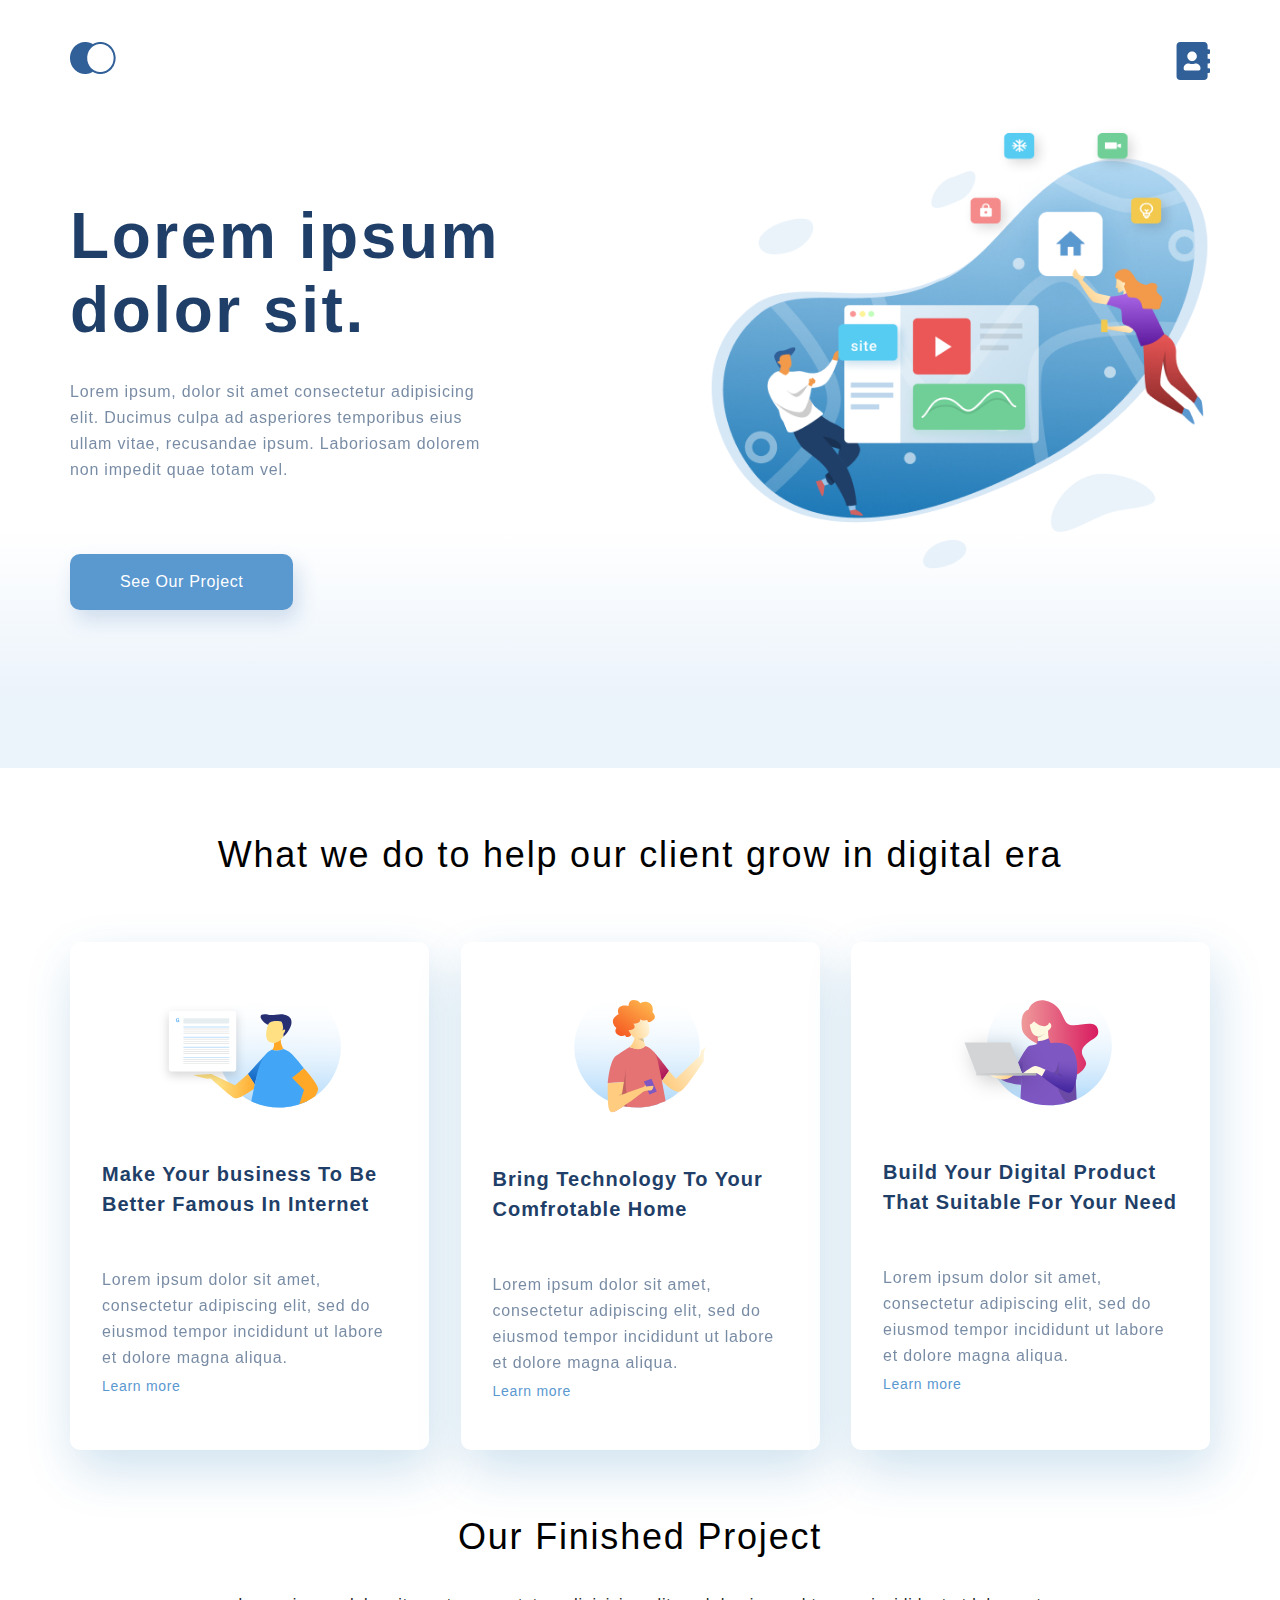
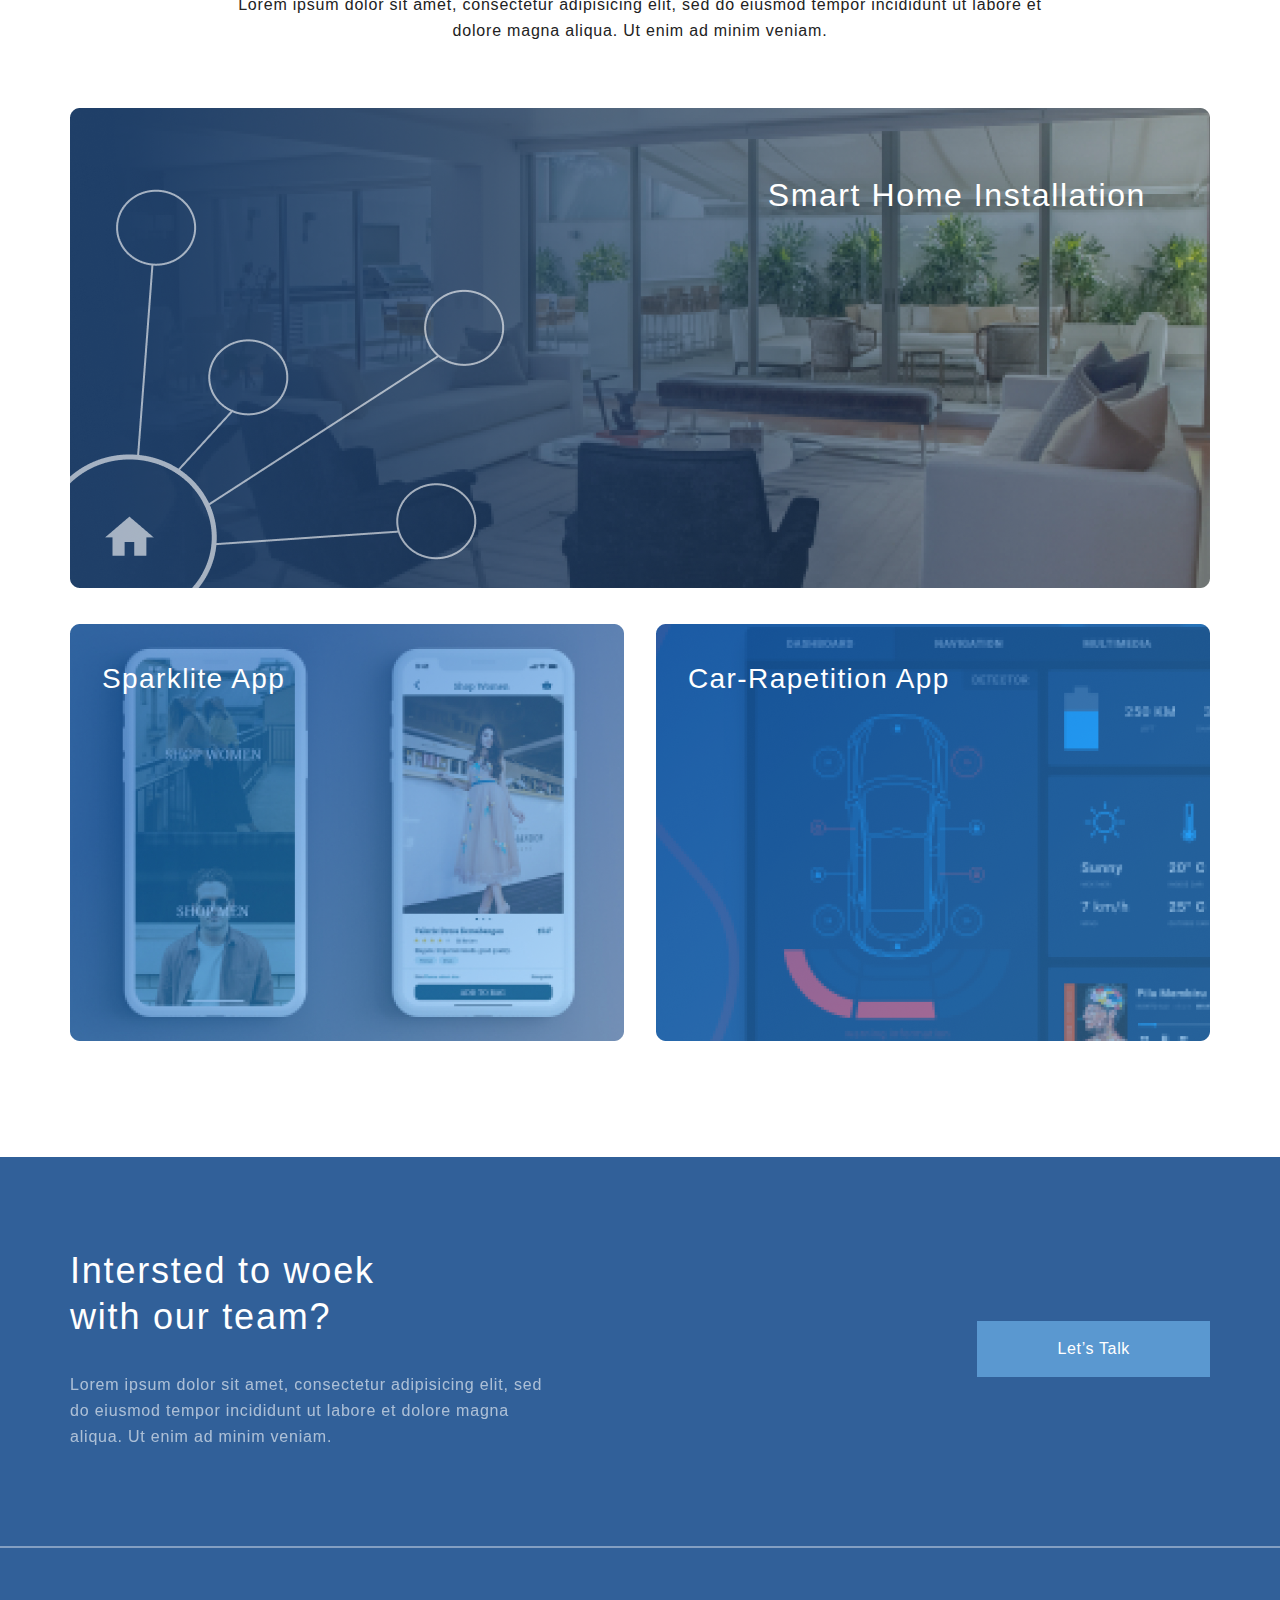
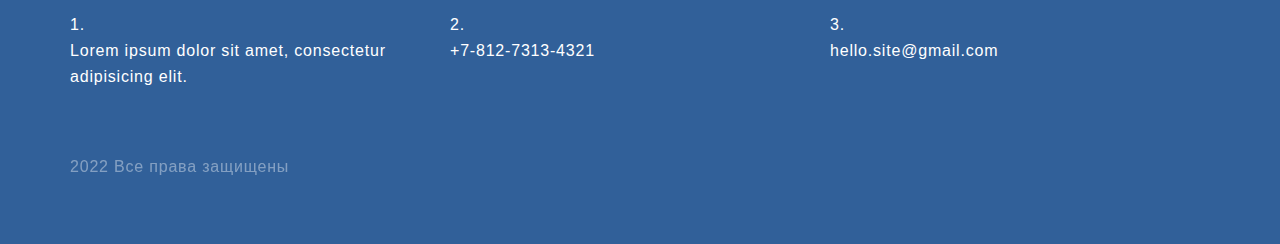
<file: index.html>
<!DOCTYPE html>
<html lang="en">

<head>
    <meta charset="UTF-8">
    <meta http-equiv="X-UA-Compatible" content="IE=edge">
    <meta name="viewport" content="width=device-width, initial-scale=1.0">
    <title>Document</title>
    <link rel="stylesheet" href="style.css">
</head>

<body>
    <div class="top">
        <div class="container top__box">
            <ul class="header">
                <li><a href="index.html"><img src="img/logo.png" alt="logo"></a></li>
                <li><a href="contacts.html"><img src="img/contact.svg" alt="contacts"></a></li>
            </ul>
            <div class="top__info">
                <h1 class="top__heading">Lorem ipsum dolor sit.</h1>
                <p class="text top__text">Lorem ipsum, dolor sit amet consectetur adipisicing elit. Ducimus culpa ad
                    asperiores temporibus eius ullam vitae, recusandae ipsum. Laboriosam dolorem non impedit quae totam
                    vel.</p>
                <a href="#" class="top__button">See Our Project</a>

            </div>

        </div>

    </div>
    <div class="what-we-do container">
        <h3 class="heading">What we do to help our client grow in digital era</h3>
        <div class="card-box">
            <div class="card">
                <img class="card__img" src="img/card-1.svg" alt="card 1">
                <h4 class="heading-mini">Make Your business To Be
                    Better Famous In Internet</h4>
                <p class="text">Lorem ipsum dolor sit amet, consectetur adipiscing elit, sed do eiusmod tempor
                    incididunt ut labore et dolore magna aliqua.</p>
                <a class="card__link" href="#">Learn more</a>
            </div>
            <div class="card">
                <img class="card__img" src="img/card-2.svg" alt="card 2">
                <h4 class="heading-mini">Bring Technology To Your
                    Comfrotable Home</h4>
                <p class="text">Lorem ipsum dolor sit amet, consectetur adipiscing elit, sed do eiusmod tempor
                    incididunt ut labore et dolore magna aliqua.</p>
                <a class="card__link" href="#">Learn more</a>
            </div>
            <div class="card">
                <img class="card__img" src="img/card-3.svg" alt="card 3">
                <h4 class="heading-mini">Build Your Digital Product
                    That Suitable For Your Need</h4>
                <p class="text">Lorem ipsum dolor sit amet, consectetur adipiscing elit, sed do eiusmod tempor
                    incididunt ut labore et dolore magna aliqua.</p>
                <a class="card__link" href="#">Learn more</a>
            </div>
        </div>
    </div>
    <div class="project container">
        <h3 class="heading">Our Finished Project</h3>
        <p class="text text_project">Lorem ipsum dolor sit amet, consectetur adipisicing elit, sed do eiusmod tempor
            incididunt ut
            labore et dolore magna aliqua. Ut enim ad minim veniam.</p>
        <div class="project__item">
            <img class="project__img" src="img/project-1.png" alt="photo 1">
            <p class="project__text">Smart Home Installation</p>
        </div>
        <div class="project__parent">
            <div class="project__item project__item_mrg">
                <img class="project__img" src="img/project-2.png" alt="photo 2">
                <p class="project__text2">Sparklite App</p>
            </div>
            <div class="project__item">
                <img class="project__img" src="img/project-3.png" alt="photo 3">
                <p class="project__text3">Car-Rapetition App</p>
            </div>
        </div>
    </div>
    <div class="footer">
        <div class="container">
            <div class="footer__top">
                <div class="footer__text">
                    <h3 class="heading footer__heading">Intersted to woek
                        with our team?</h3>
                    <p class="text text__footer">Lorem ipsum dolor sit amet, consectetur adipisicing elit, sed do
                        eiusmod tempor incididunt ut labore et dolore magna aliqua. Ut enim ad minim veniam.
                    </p>
                </div>
                <a href="#" class="footer__button">Let’s Talk</a>
            </div>
        </div>

        <hr class="hr">

        <div class="container">
            <div class="footer__bottom">
                <ol class="footer__info">
                    <li class="footer__list">Lorem ipsum dolor sit amet, consectetur adipisicing elit.</li>
                    <li class="footer__list">+7-812-7313-4321</li>
                    <li class="footer__list">hello.site@gmail.com</li>
                </ol>
                <div class="footer__copy">
                    <p class="footer__copy-text">2022 Все права защищены</p>

                </div>

            </div>
        </div>

    </div>
</body>

</html>
</file>
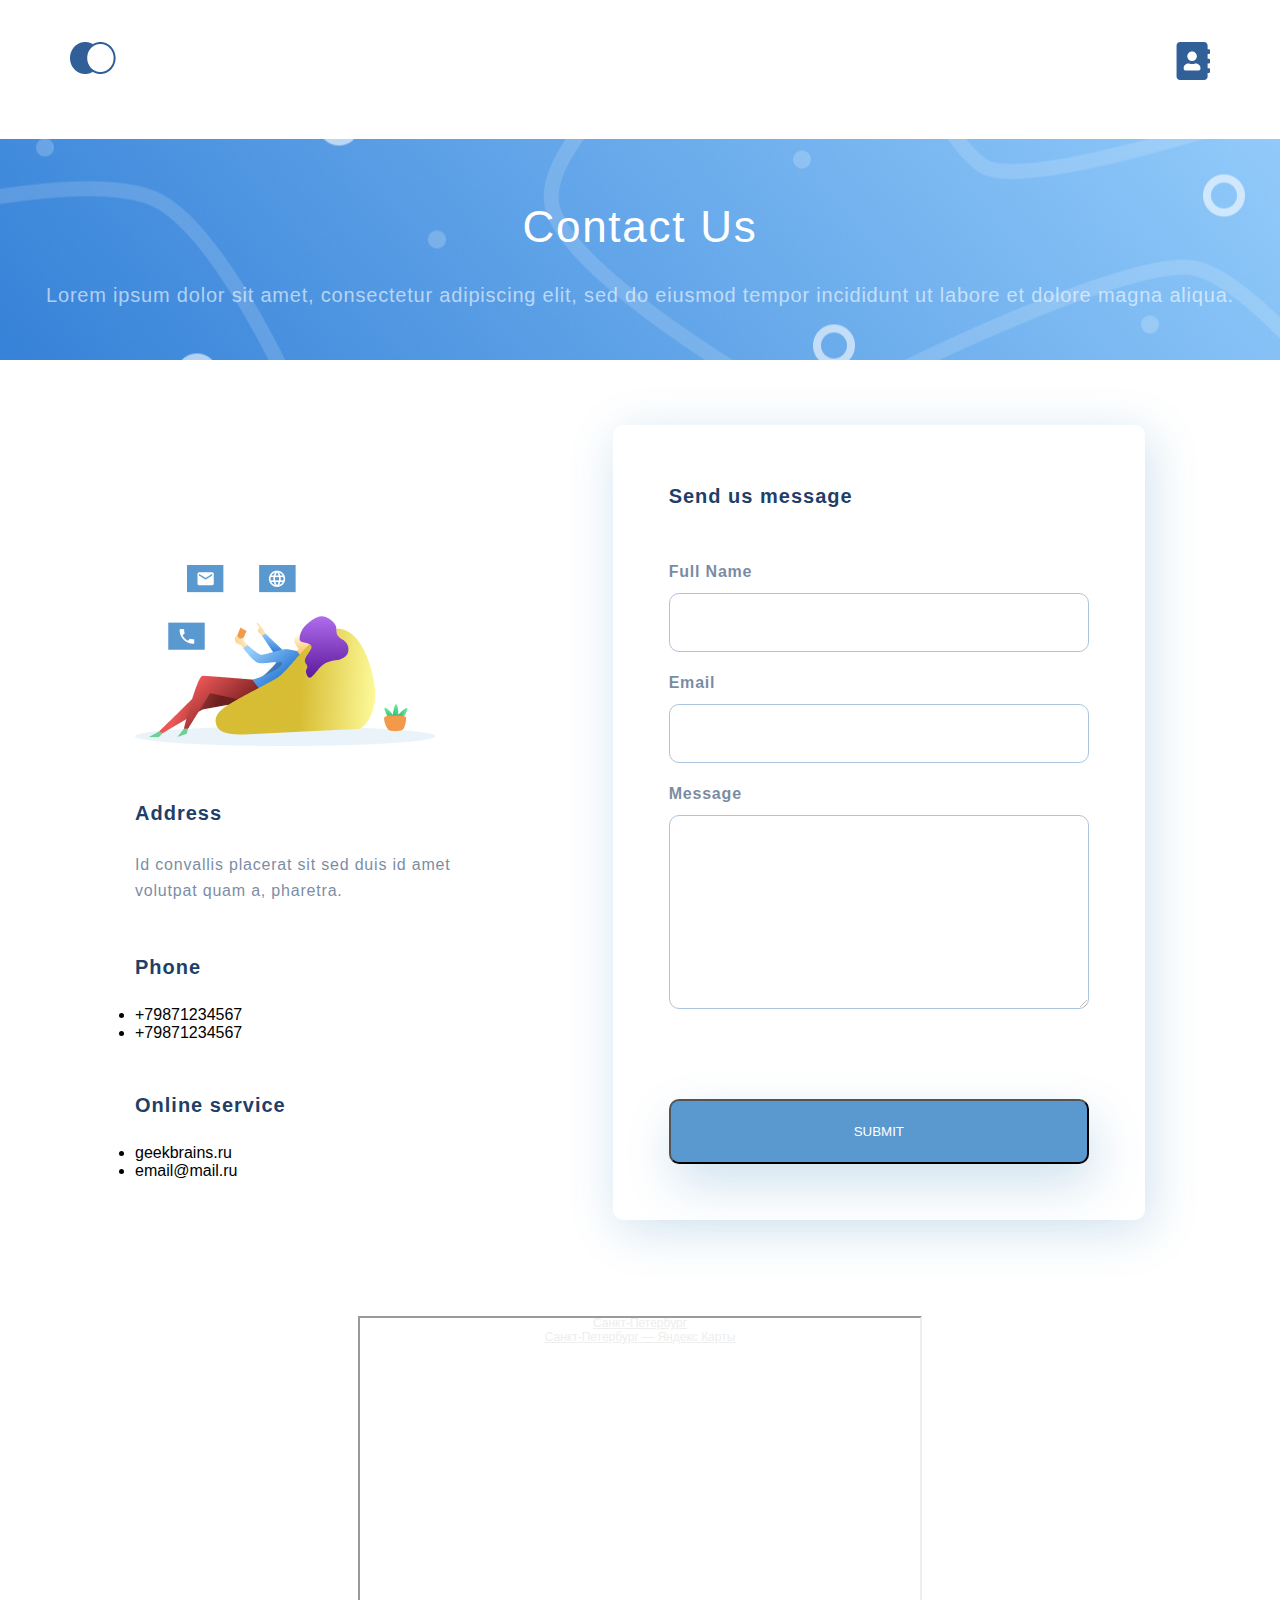
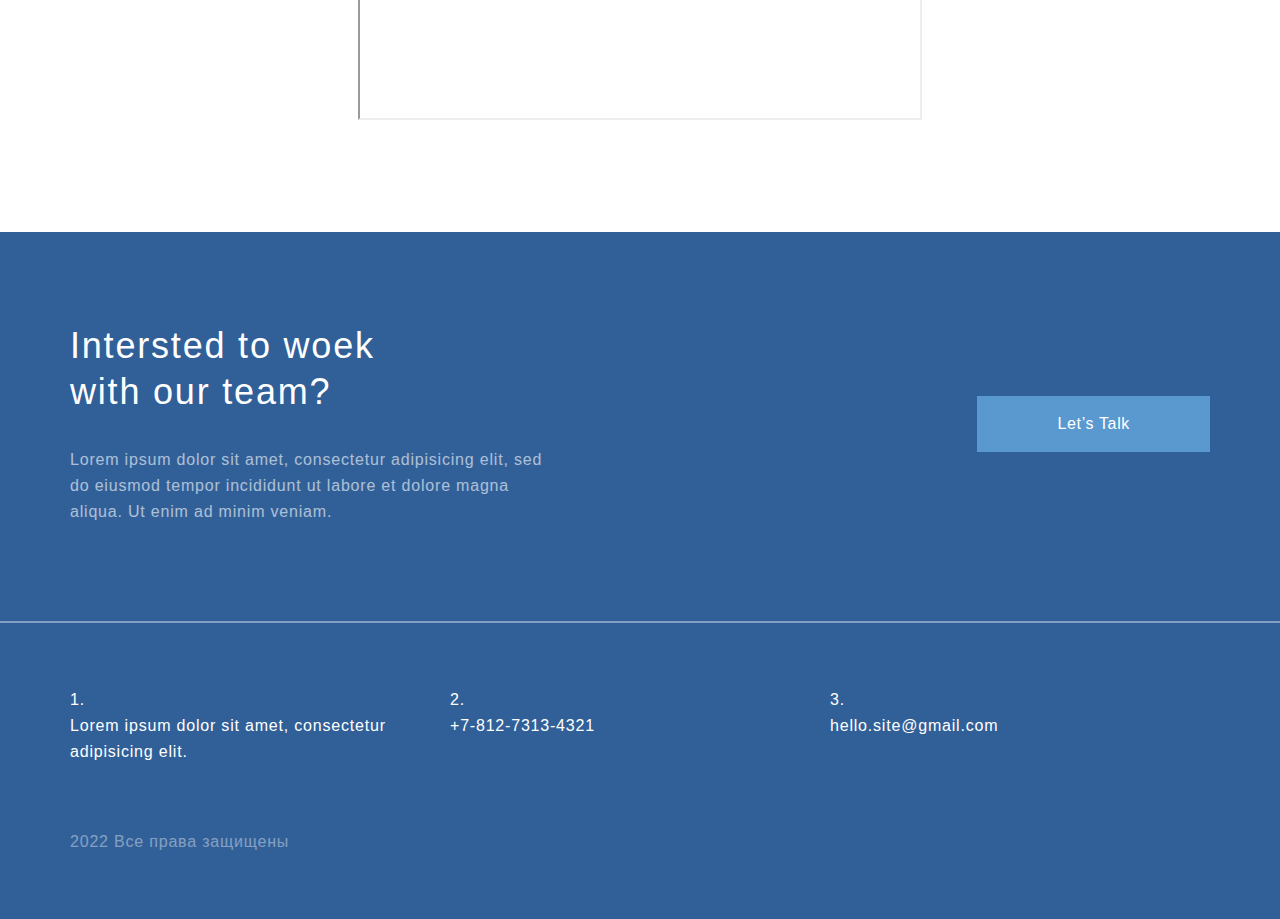
<file: contacts.html>
<!DOCTYPE html>
<html lang="en">

<head>
    <meta charset="UTF-8">
    <meta http-equiv="X-UA-Compatible" content="IE=edge">
    <meta name="viewport" content="width=device-width, initial-scale=1.0">
    <title>Document</title>
    <link rel="stylesheet" href="style.css">
</head>

<body>
    <div class="top__cont">
        <div class="container top__box">
            <ul class="header">
                <li><a href="index.html"><img src="img/logo.png" alt="logo"></a></li>
                <li><a href="contacts.html"><img src="img/contact.svg" alt="contacts"></a></li>
            </ul>

        </div>
        <div class="contacts-header">
            <h2 class="heading-contacts">Contact Us</h2>
            <p class="text hct">Lorem ipsum dolor sit amet, consectetur adipiscing elit, sed do eiusmod tempor
                incididunt ut
                labore et dolore magna aliqua. </p>
        </div>
        <div class="container middle">

            <div class="contacts-info">
                <img class="img__ctc" src="img/contacts.png" alt="contacts photo">
                <h4 class="heading-mini heading-mini_ctc">Address</h4>
                <p class="text">Id convallis placerat sit sed duis id amet volutpat quam a, pharetra.</p>
                <h4 class="heading-mini heading-mini_ctc">Phone</h4>
                <ul>
                    <li>+79871234567</li>
                    <li>+79871234567</li>
                </ul>
                <h4 class="heading-mini heading-mini_ctc">Online service</h4>
                <ul>
                    <li>geekbrains.ru</li>
                    <li>email@mail.ru</li>
                </ul>

            </div>
            <form action="#">
                <div class="form">
                    <h4 class="heading-mini">Send us message</h4>
                    <h5 class="text"> Full Name</h5> <input class="input-text" type="text"><br>
                    <h5 class="text"> Email </h5> <input class="input-text" type="email"> <br>
                    <h5 class="text">Message</h5>
                    <textarea class="input-text" cols="30" rows="10"></textarea> <br>
                    <button class="button-submit" type="submit">SUBMIT</button>
                </div>
            </form>

        </div>
        <div class="map"><a href="https://yandex.ru/maps/2/saint-petersburg/?utm_medium=mapframe&utm_source=maps"
                style="color:#eee;font-size:12px;position:absolute;top:0px;">Санкт‑Петербург</a><a
                href="https://yandex.ru/maps/2/saint-petersburg/?ll=30.355744%2C60.048957&utm_medium=mapframe&utm_source=maps&z=12.4"
                style="color:#eee;font-size:12px;position:absolute;top:14px;">Санкт‑Петербург — Яндекс Карты</a><iframe
                src="https://yandex.ru/map-widget/v1/-/CCUFBWgL0B" frameborder="1" allowfullscreen="true" width="560"
                height="400" style="position:relative;"></iframe></div>

    </div>

    <div class="footer">
        <div class="container">
            <div class="footer__top">
                <div class="footer__text">
                    <h3 class="heading footer__heading">Intersted to woek
                        with our team?</h3>
                    <p class="text text__footer">Lorem ipsum dolor sit amet, consectetur adipisicing elit, sed do
                        eiusmod tempor incididunt ut labore et dolore magna aliqua. Ut enim ad minim veniam.
                    </p>
                </div>
                <a href="#" class="footer__button">Let’s Talk</a>
            </div>
        </div>

        <hr class="hr">

        <div class="container">
            <div class="footer__bottom">
                <ol class="footer__info">
                    <li class="footer__list">Lorem ipsum dolor sit amet, consectetur adipisicing elit.</li>
                    <li class="footer__list">+7-812-7313-4321</li>
                    <li class="footer__list">hello.site@gmail.com</li>
                </ol>
                <div class="footer__copy">
                    <p class="footer__copy-text">2022 Все права защищены</p>

                </div>

            </div>
        </div>

    </div>
</body>

</html>
</file>
<file: style.css>
* {
  margin: 0;
  padding: 0;
}

body {
  font-family: sans-serif;
}

.container {
  max-width: 1140px;
  margin: 0 auto;
}

.top {
  min-height: 768px;
  background: -webkit-gradient(linear, left bottom, left top, color-stop(8.84%, #EBF3FB), color-stop(31.12%, rgba(152, 195, 232, 0)));
  background: linear-gradient(0deg, #EBF3FB 8.84%, rgba(152, 195, 232, 0) 31.12%);
}

.header {
  display: -webkit-box;
  display: -ms-flexbox;
  display: flex;
  -webkit-box-pack: justify;
  -ms-flex-pack: justify;
  justify-content: space-between;
  list-style-type: none;
  padding-top: 42px;
}

.top__box {
  display: -webkit-box;
  display: -ms-flexbox;
  display: flex;
  -webkit-box-orient: vertical;
  -webkit-box-direction: normal;
  -ms-flex-direction: column;
  flex-direction: column;
  height: 100%;
}

.top__info {
  padding-top: 115px;
  -webkit-box-flex: 1;
  -ms-flex-positive: 1;
  flex-grow: 1;
  background-image: url(img/top__back.png);
  background-repeat: no-repeat;
  background-position: right center;
  background-size: 44%;
}

.top__button {
  font-size: 16px;
  line-height: 26px;
  text-align: center;
  letter-spacing: 0.04em;
  color: #FFFFFF;
  background: #5A98D0;
  -webkit-box-shadow: 5px 10px 20px rgba(53, 110, 173, 0.2);
  box-shadow: 5px 10px 20px rgba(53, 110, 173, 0.2);
  border-radius: 10px;
  padding: 15px 50px;
  text-decoration: none;
  display: inline-block;
  margin-top: 71px;
}

.top__heading {
  width: 510px;
  font-size: 64px;
  color: #1f3f68;
  font-size: 64px;
  line-height: 74px;
  letter-spacing: 0.04em;
  margin-bottom: 32px;
}

.top__text {
  width: 425px;
}

.heading-contacts {
  font-weight: 500;
  font-size: 44px;
  text-align: center;
}

.what-we-do {
  padding-top: 64px;
}

.heading {
  font-size: 36px;
  text-align: center;
  font-weight: 300;
  line-height: 46px;
  letter-spacing: 0.05em;
}

.heading-mini {
  font-size: 20px;
  line-height: 30px;
  color: #1f3f68;
  letter-spacing: 0.05em;
  margin-bottom: 14px;
}

.text {
  font-size: 16px;
  line-height: 26px;
  color: #1f3f68;
  letter-spacing: 0.05em;
  opacity: 0.6;
}

.text_project {
  width: 75%;
  margin: 32px auto 64px;
  color: #222222;
  opacity: 1;
  text-align: center;
}

.card-box {
  display: -webkit-box;
  display: -ms-flexbox;
  display: flex;
  -webkit-box-pack: justify;
  -ms-flex-pack: justify;
  justify-content: space-between;
  padding-top: 64px;
  padding-bottom: 64px;
}

.card {
  width: 359px;
  padding: 44px 32px;
  -webkit-box-sizing: border-box;
  box-sizing: border-box;
  -webkit-box-shadow: 5px 20px 50px rgba(16, 112, 177, 0.2);
  box-shadow: 5px 20px 50px rgba(16, 112, 177, 0.2);
  border-radius: 10px;
  background-color: #FFFFFF;
  display: -webkit-box;
  display: -ms-flexbox;
  display: flex;
  -webkit-box-orient: vertical;
  -webkit-box-direction: normal;
  -ms-flex-direction: column;
  flex-direction: column;
}

.card__img {
  -ms-flex-item-align: center;
  -ms-grid-row-align: center;
  align-self: center;
  margin-bottom: 51px;
}

.card__link {
  font-size: 14px;
  line-height: 30px;
  letter-spacing: 0.05em;
  color: #5A98D0;
  text-decoration: none;
}

.main {
  display: -webkit-box;
  display: -ms-flexbox;
  display: flex;
}

.project__img {
  width: 100%;
}

.project__item {
  position: relative;
  -webkit-box-flex: 1;
  -ms-flex-positive: 1;
  flex-grow: 1;
}

.project__item_mrg {
  margin-right: 32px;
}

.project__text {
  font-size: 32px;
  line-height: 46px;
  text-align: right;
  letter-spacing: 0.05em;
  color: #FFFFFF;
  position: absolute;
  top: 64px;
  right: 64px;
}

.project__text2 {
  font-size: 28px;
  line-height: 46px;
  letter-spacing: 0.05em;
  color: #FFFFFF;
  position: absolute;
  top: 32px;
  left: 32px;
}

.project__text3 {
  font-size: 28px;
  line-height: 46px;
  letter-spacing: 0.05em;
  color: #FFFFFF;
  position: absolute;
  top: 32px;
  left: 32px;
}

.project__parent {
  display: -webkit-box;
  display: -ms-flexbox;
  display: flex;
  -webkit-box-pack: justify;
  -ms-flex-pack: justify;
  justify-content: space-between;
  margin-top: 32px;
}

.footer {
  background: #316099;
  padding-top: 91px;
  padding-bottom: 64px;
  margin-top: 112px;
}

.footer__top {
  padding-bottom: 96px;
  display: -webkit-box;
  display: -ms-flexbox;
  display: flex;
  -webkit-box-pack: justify;
  -ms-flex-pack: justify;
  justify-content: space-between;
  -webkit-box-align: center;
  -ms-flex-align: center;
  align-items: center;
  -ms-flex-wrap: wrap;
  flex-wrap: wrap;
}

.footer__text {
  width: 495px;
}

.footer__heading {
  width: 340px;
  text-align: left;
  margin-bottom: 32px;
  color: #FFFFFF;
}

.text__footer {
  color: #ffffff;
}

.hr {
  opacity: 0.4;
  border: 1px solid #FFFFFF;
}

.footer__button {
  font-size: 16px;
  line-height: 26px;
  text-align: center;
  letter-spacing: 0.04em;
  color: #FFFFFF;
  padding: 15px 80px;
  background: #5A98D0;
  text-decoration: none;
}

.footer__bottom {
  color: #FFFFFF;
}

.footer__info {
  padding-top: 64px;
  display: -webkit-box;
  display: -ms-flexbox;
  display: flex;
  -webkit-box-pack: justify;
  -ms-flex-pack: justify;
  justify-content: space-between;
}

.footer__list {
  font-size: 16px;
  line-height: 26px;
  letter-spacing: 0.05em;
  color: #FFFFFF;
  margin-right: 32px;
  -webkit-box-flex: 1;
  -ms-flex-positive: 1;
  flex-grow: 1;
  -ms-flex-preferred-size: 33.3333%;
  flex-basis: 33.3333%;
  list-style-type: none;
  display: -webkit-box;
  display: -ms-flexbox;
  display: flex;
  -webkit-box-orient: vertical;
  -webkit-box-direction: normal;
  -ms-flex-direction: column;
  flex-direction: column;
}

.footer__list:first-child::before {
  content: '1.';
  display: block;
  margin-right: 16px;
}

.footer__list:nth-child(n+2)::before {
  content: '2.';
  display: block;
  margin-right: 16px;
}

.footer__list:last-child::before {
  content: '3.';
  display: block;
  margin-right: 16px;
}

.footer__copy {
  margin-top: 64px;
}

.footer__copy-text {
  font-size: 16px;
  line-height: 26px;
  letter-spacing: 0.05em;
  color: #FFFFFF;
  opacity: 0.4;
}

.input-text {
  border: 1px solid #356ead;
  -webkit-box-sizing: border-box;
  box-sizing: border-box;
  border-radius: 10px;
  opacity: 0.4;
}

.button-sibmit {
  background: #5A98D0;
  -webkit-box-shadow: 5px 20px rgba(16, 112, 177, 0.2);
  box-shadow: 5px 20px rgba(16, 112, 177, 0.2);
  border-radius: 10px;
  font-weight: 500;
  font-size: 16px;
  line-height: 26px;
  text-align: center;
}

@media (max-width: 1024px) {
  .container {
    padding-left: 124px;
    padding-right: 124px;
  }

  .top__info {
    background-position: right 280px;
  }

  .card-box {
    -webkit-box-orient: vertical;
    -webkit-box-direction: normal;
    -ms-flex-direction: column;
    flex-direction: column;
    -webkit-box-align: center;
    -ms-flex-align: center;
    align-items: center;
  }

  .card {
    margin-bottom: 32px;
  }

  .footer {
    padding-top: 48px;
  }

  .footer__button {
    padding: 4px 31px;
  }

  .footer__info {
    -webkit-box-orient: vertical;
    -webkit-box-direction: normal;
    -ms-flex-direction: column;
    flex-direction: column;
  }

  .footer__list {
    margin-bottom: 24px;
  }
}

@media (max-width: 667px) {
  .container {
    padding-left: 32px;
    padding-right: 32px;
  }

  .header {
    padding: 24px;
  }

  .top {
    min-height: 376px;
    padding-bottom: 41px;
    -webkit-box-sizing: border-box;
    box-sizing: border-box;
  }

  .top__info {
    padding-top: 36px;
    display: -webkit-box;
    display: -ms-flexbox;
    display: flex;
    -webkit-box-orient: vertical;
    -webkit-box-direction: normal;
    -ms-flex-direction: column;
    flex-direction: column;
    background-image: none;
    -webkit-box-align: center;
    -ms-flex-align: center;
    align-items: center;
  }

  .top__heading {
    width: 100%;
    font-size: 32px;
    line-height: 38px;
    text-align: center;
    margin-bottom: 12px;
  }

  .top__text {
    width: 100%;
    text-align: center;
  }

  .top__button {
    font-size: 12px;
    line-height: 26px;
    padding: 0 8px;
  }

  .heading {
    font-size: 24px;
    line-height: 28px;
  }

  .what-we-do {
    padding-top: 48px;
  }

  .card-box {
    padding-top: 32px;
  }

  .card {
    width: 100%;
  }

  .text_project {
    width: 100%;
  }

  .project__parent {
    -webkit-box-orient: vertical;
    -webkit-box-direction: normal;
    -ms-flex-direction: column;
    flex-direction: column;
    margin-top: 16px;
  }

  .project__item_mrg {
    margin-right: 0;
    margin-bottom: 16px;
  }

  .project__text {
    font-size: 16px;
    line-height: 19px;
    top: 16px;
    right: 16px;
  }

  .project__text2 {
    font-size: 16px;
    line-height: 19px;
    top: 26px;
    left: 16px;
  }

  .project__text3 {
    font-size: 16px;
    line-height: 19px;
    top: 16px;
    left: 16px;
  }

  .footer {
    padding-top: 18px;
    padding-bottom: 32px;
  }

  .footer__heading {
    text-align: center;
    width: 75%;
    margin: 0 auto 32px;
  }

  .footer__top {
    -webkit-box-orient: vertical;
    -webkit-box-direction: normal;
    -ms-flex-direction: column;
    flex-direction: column;
    padding-bottom: 41px;
  }

  .footer__text {
    width: 100%;
  }

  .text__footer {
    text-align: center;
    margin-bottom: 40px;
  }

  .footer__list {
    margin-bottom: 18px;
  }

  .footer__copy {
    margin-top: 32px;
  }
}

/*contacts*/
.hct {
  font-size: 20px;
  line-height: 30px;
  text-align: center;
  letter-spacing: 0.04em;
  color: rgba(255, 255, 255, 0.6);
  opacity: 1;
  padding-bottom: 50px;
}

.contacts-header {
  margin: 55px auto 57px;
  background-image: url(img/backgrad.png);
  background-repeat: no-repeat;
  background-position: center;
  color: #FFFFFF;
  text-align: center;
  width: 100%;
}

.heading-contacts {
  font-size: 44px;
  line-height: 74px;
  text-align: center;
  letter-spacing: 0.04em;
  padding-top: 51px;
  padding-bottom: 16px;
}

.middle {
  display: -webkit-box;
  display: -ms-flexbox;
  display: flex;
  margin-top: 65px;
  padding-bottom: 96px;
  -webkit-box-pack: justify;
  -ms-flex-pack: justify;
  justify-content: space-between;
}

.contacts-info {
  margin-top: 140px;
  margin-left: 65px;
}

.form {
  background: #FFFFFF;
  -webkit-box-shadow: 5px 10px 50px rgba(16, 112, 177, 0.2);
  box-shadow: 5px 10px 50px rgba(16, 112, 177, 0.2);
  border-radius: 10px;
  display: -webkit-box;
  display: -ms-flexbox;
  display: flex;
  -webkit-box-orient: vertical;
  -webkit-box-direction: normal;
  -ms-flex-direction: column;
  flex-direction: column;
  margin-left: 100px;
  padding: 56px;
  margin-right: 65px;
}

.heading-mini {
  margin-bottom: 48px;
}

.heading-mini_ctc {
  margin-bottom: 24px;
  margin-top: 48px;
}

.input-text {
  opacity: 0.4;
  border: 1px solid #356EAD;
  -webkit-box-sizing: border-box;
  box-sizing: border-box;
  border-radius: 10px;
  padding: 21px;
  margin-top: 8px;
}

.button-submit {
  background: #5A98D0;
  -webkit-box-shadow: 5px 20px 50px rgba(16, 112, 177, 0.2);
  box-shadow: 5px 20px 50px rgba(16, 112, 177, 0.2);
  border-radius: 10px;
  padding: 23px 183px;
  color: #FFFFFF;
  margin-top: 72px;
}

.map {
  position: relative;
  overflow: hidden;
  display: -webkit-box;
  display: -ms-flexbox;
  display: flex;
  -webkit-box-pack: center;
  -ms-flex-pack: center;
  justify-content: center;
  -webkit-box-align: center;
  -ms-flex-align: center;
  align-items: center;
}

/*# sourceMappingURL=style.css.map */
</file>
